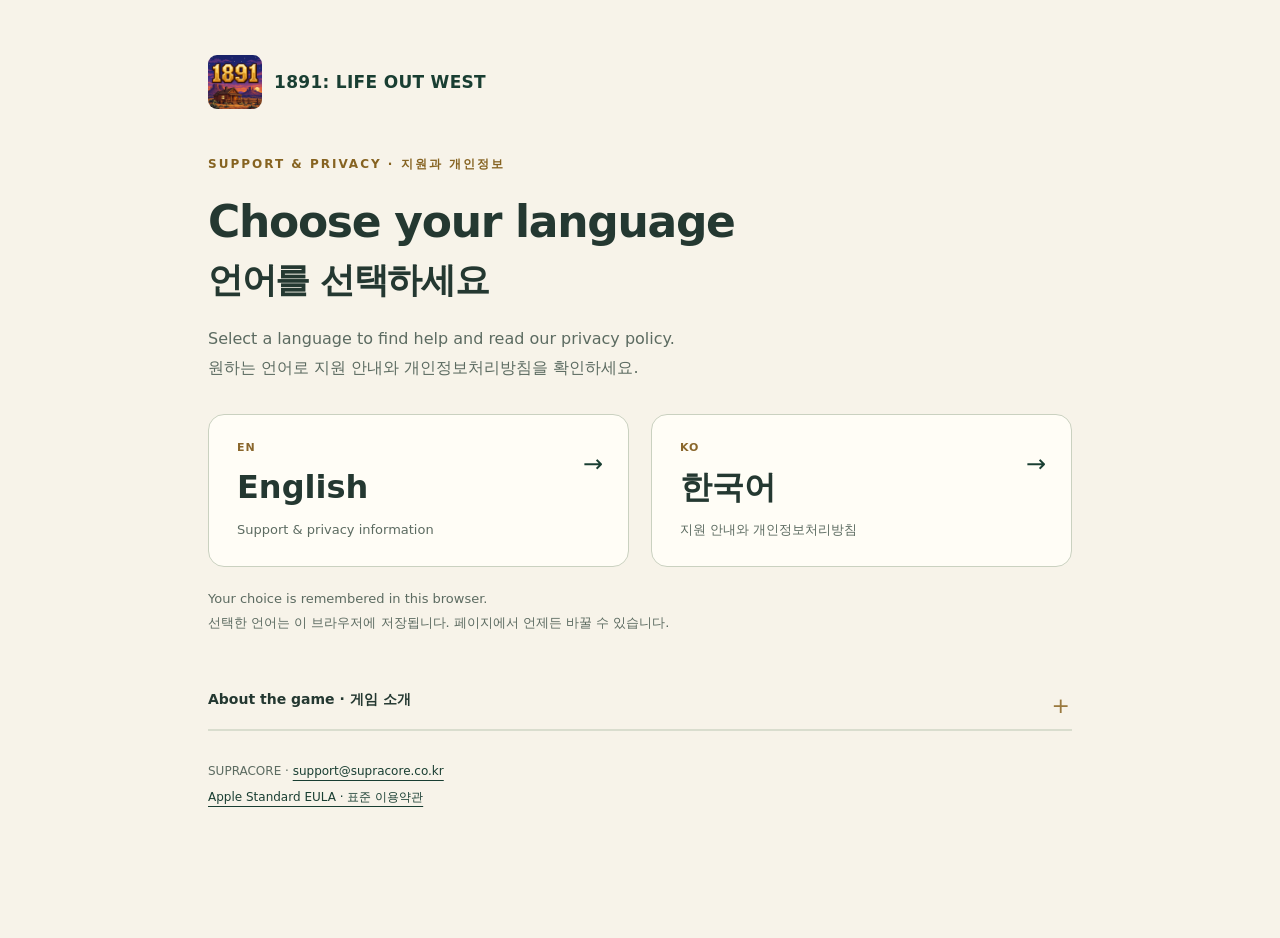
<file: docs/index.html>
<!doctype html><html lang="en"><head>
<meta charset="utf-8"><meta name="viewport" content="width=device-width,initial-scale=1">
<title>1891: Life Out West · English / 한국어</title>
<meta name="description" content="Choose English or 한국어 for 1891: Life Out West support and privacy information.">

<link rel="icon" href="assets/icon.png"><link rel="stylesheet" href="assets/site.css?v=4a03cb624107"><script src="assets/site.js?v=4a03cb624107" defer></script>
</head><body><main id="main" class="home language-home" data-language-home>
<a class="brand language-brand" href="?choose-language=1"><img src="assets/icon.png" alt="" width="54" height="54">1891: LIFE OUT WEST</a>
<span class="eyebrow home-eyebrow">SUPPORT &amp; PRIVACY · 지원과 개인정보</span>
<h1>Choose your language<br><span lang="ko">언어를 선택하세요</span></h1>
<p>Select a language to find help and read our privacy policy.<br><span lang="ko">원하는 언어로 지원 안내와 개인정보처리방침을 확인하세요.</span></p>
<div class="language-choices" aria-label="Language / 언어">
<a class="language-choice" data-language="en" href="en/support/" lang="en" hreflang="en"><span class="choice-code">EN</span><strong>English</strong><span>Support &amp; privacy information</span><span class="choice-arrow" aria-hidden="true">→</span></a>
<a class="language-choice" data-language="ko" href="ko/support/" lang="ko" hreflang="ko"><span class="choice-code">KO</span><strong>한국어</strong><span>지원 안내와 개인정보처리방침</span><span class="choice-arrow" aria-hidden="true">→</span></a>
</div>
<p class="small">Your choice is remembered in this browser.<br><span lang="ko">선택한 언어는 이 브라우저에 저장됩니다. 페이지에서 언제든 바꿀 수 있습니다.</span></p>
<noscript><p class="small">The links work without JavaScript; your language choice will not be saved.<br><span lang="ko">JavaScript 없이도 링크를 이용할 수 있으며, 언어 선택은 저장되지 않습니다.</span></p></noscript>
<details class="about-game"><summary>About the game · 게임 소개</summary><p>1891: 서부에서 살아가기 — 사금 채취, 광산 탐험과 말을 타는 여행. 집과 목장을 마련하며 일곱 지도 조각을 따라 엘도라도로 향하는 1인용 서부 탐험 게임입니다.</p><p>1891: Life Out West — Pan for gold, explore mines and ride the frontier. Build a home and ranch as you follow seven map fragments toward El Dorado.</p><p>iPhone · iPad · Mac<br>게임 내 첫 3일 무료 · 이후 일회성 정식판 구매<br>First 3 in-game days free · One-time Full Version purchase thereafter</p></details>
<footer class="language-footer">SUPRACORE · <a href="mailto:support@supracore.co.kr">support@supracore.co.kr</a><br><a href="https://www.apple.com/legal/internet-services/itunes/dev/stdeula/">Apple Standard EULA · 표준 이용약관</a></footer>
</main></body></html>
</file>
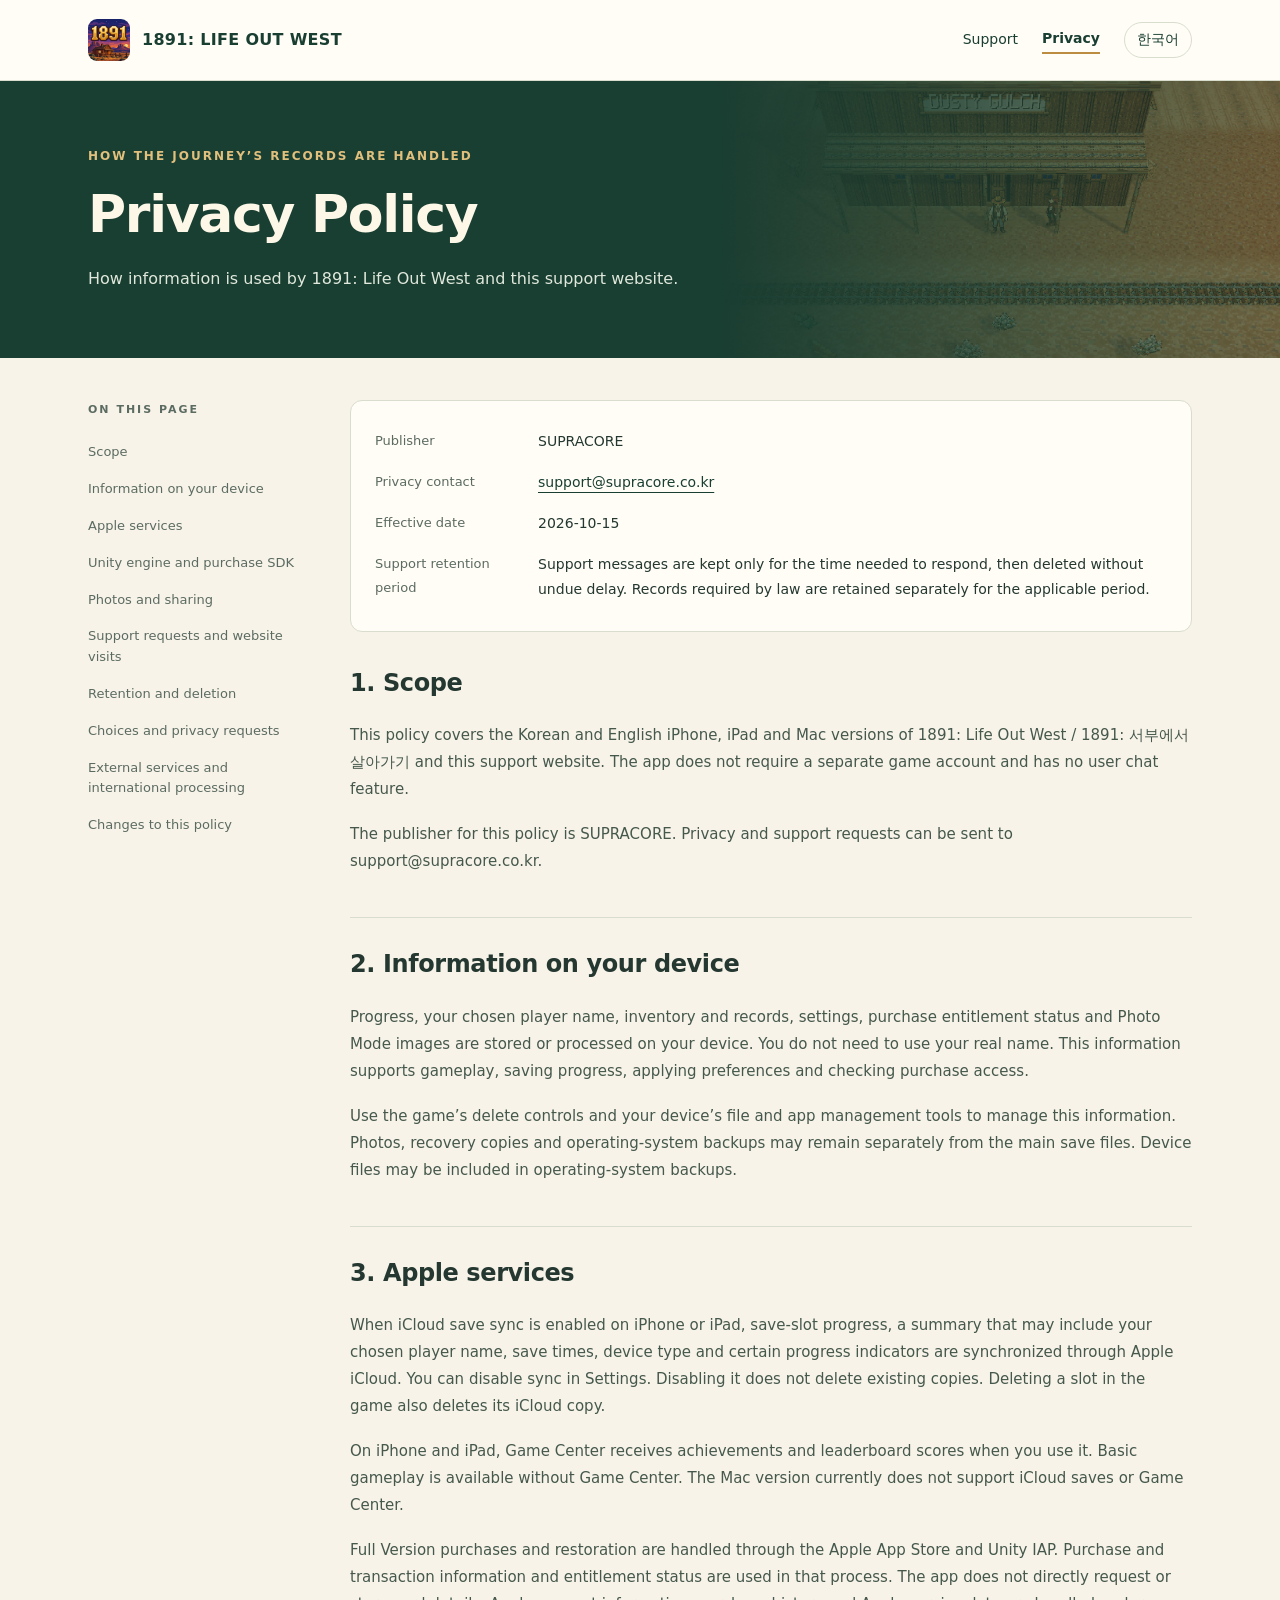
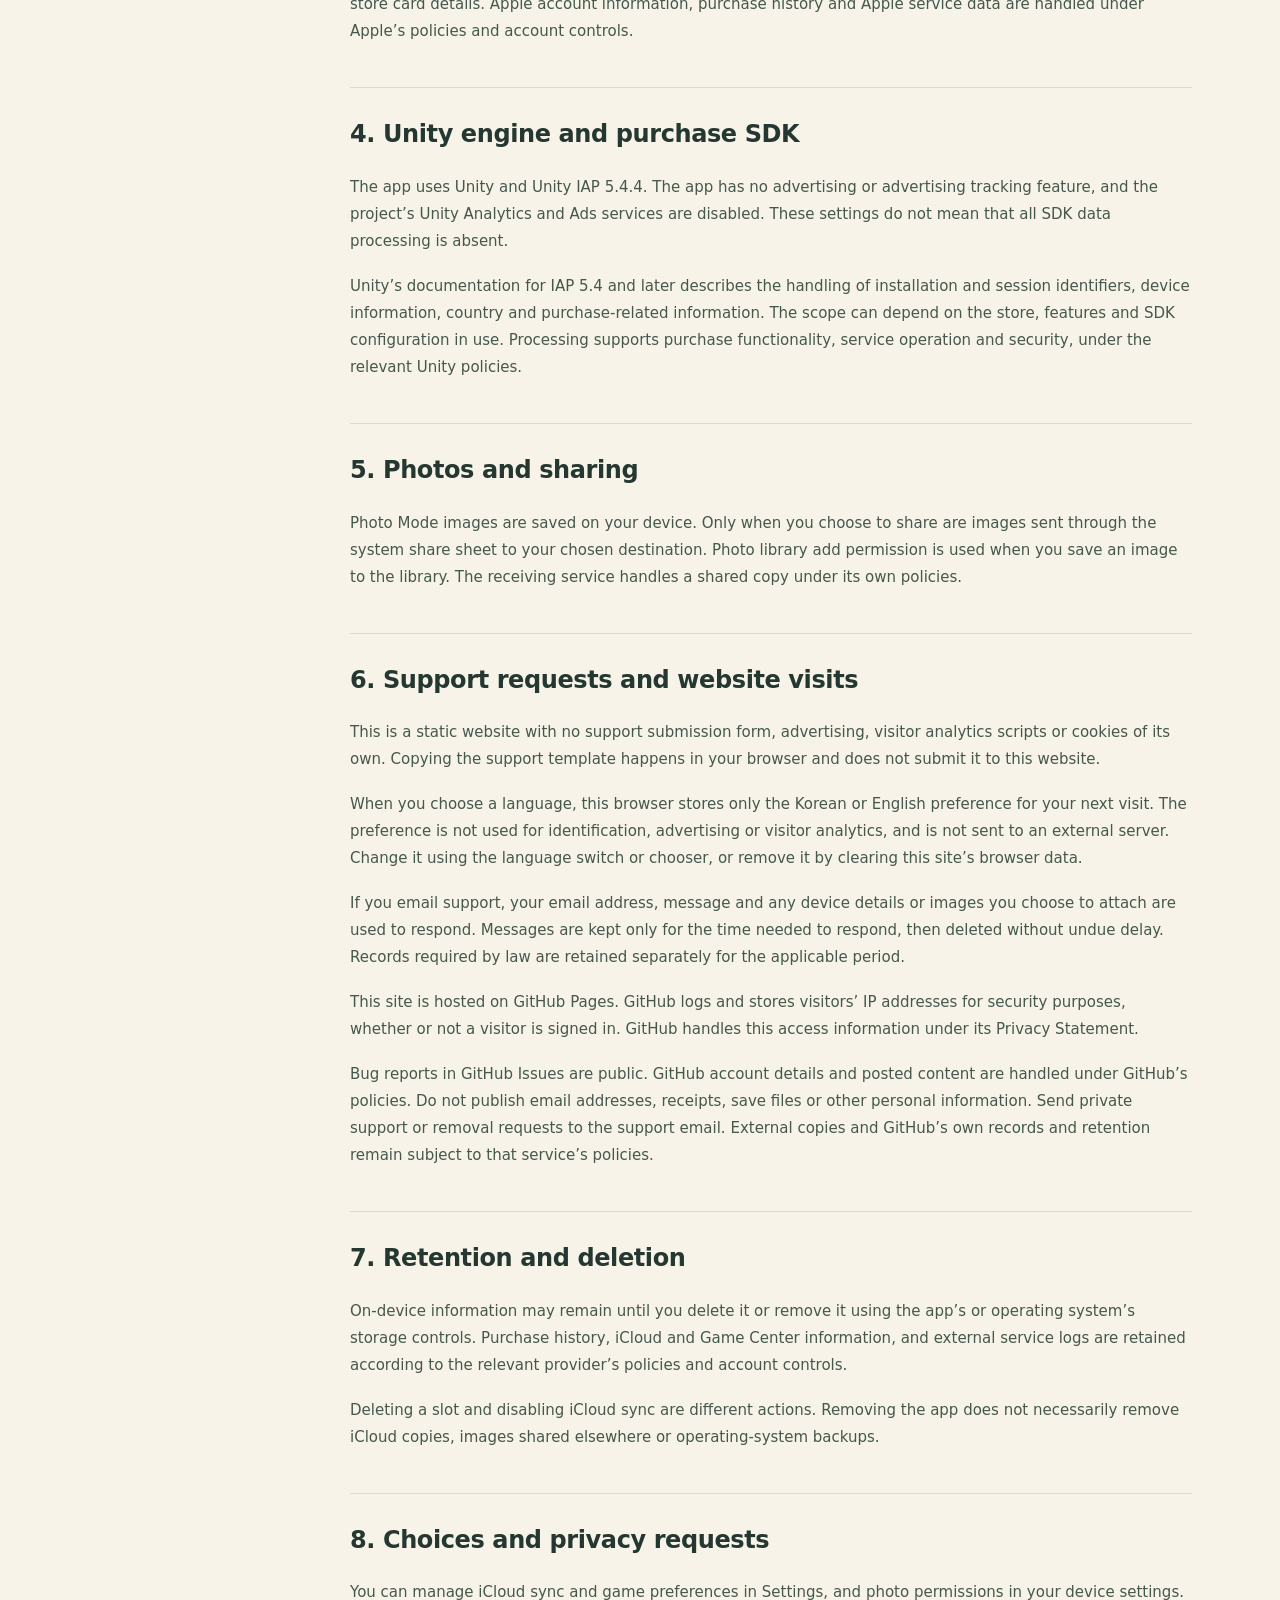
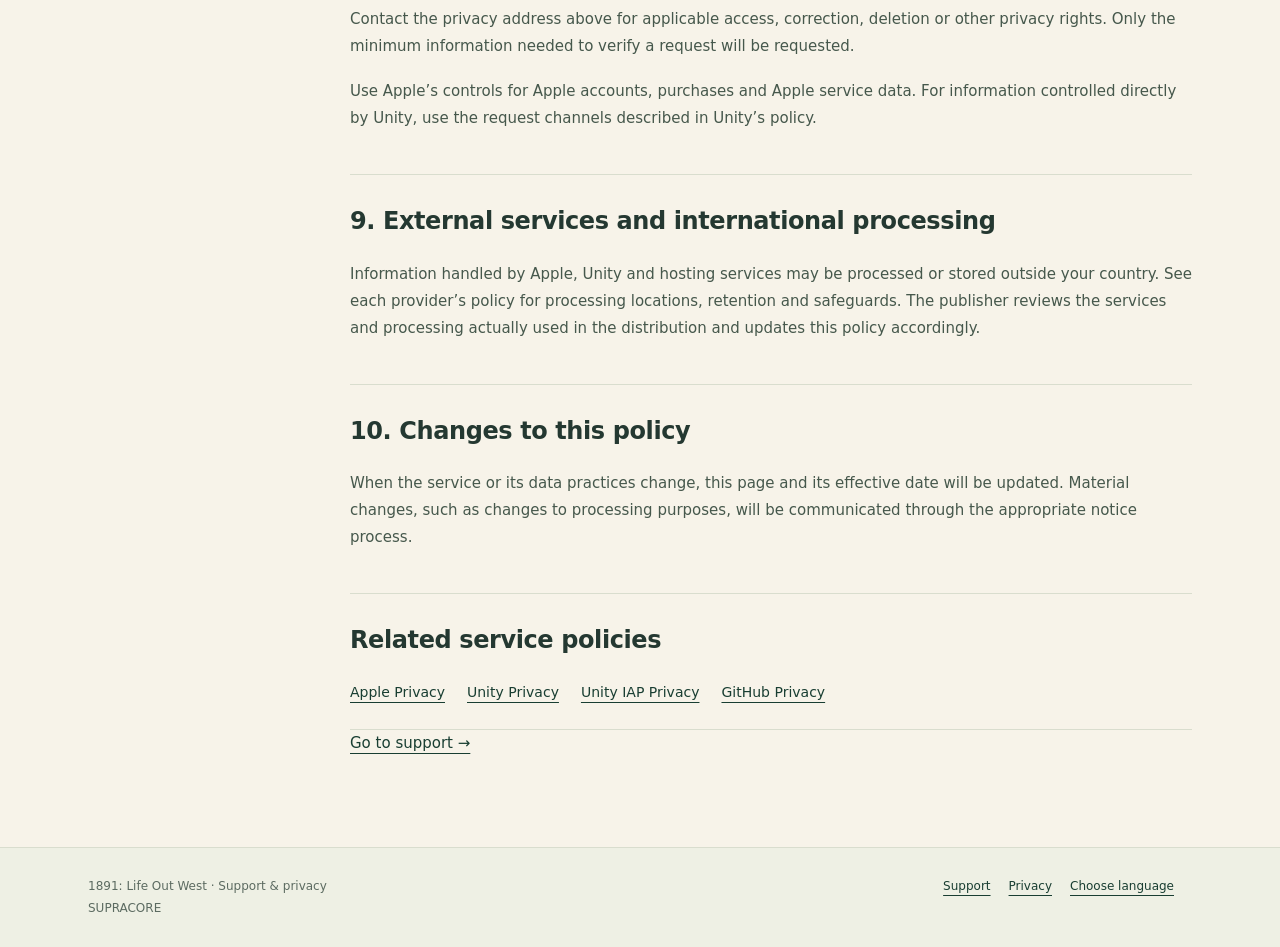
<file: docs/en/privacy/index.html>
<!doctype html><html lang="en"><head><meta charset="utf-8"><meta name="viewport" content="width=device-width,initial-scale=1"><title>Privacy Policy · 1891: Life Out West</title><meta name="description" content="How information is used by 1891: Life Out West and this support website."><link rel="canonical" href="https://lucky301.github.io/1891LifeOutWest-Support/en/privacy/"><link rel="alternate" hreflang="ko" href="https://lucky301.github.io/1891LifeOutWest-Support/ko/privacy/"><link rel="alternate" hreflang="en" href="https://lucky301.github.io/1891LifeOutWest-Support/en/privacy/"><link rel="icon" href="../../assets/icon.png"><link rel="stylesheet" href="../../assets/site.css?v=4a03cb624107"><script src="../../assets/site.js?v=4a03cb624107" defer></script></head><body><a class="skip" href="#main">Skip to content</a><header><div class="topbar"><a class="brand" href="../../index.html"><img src="../../assets/icon.png" alt="" width="42" height="42">1891: LIFE OUT WEST</a><nav class="nav" aria-label="Main navigation"><a href="../../en/support/" >Support</a><a href="../../en/privacy/" aria-current=page>Privacy</a><a class="language" data-language="ko" href="../../ko/privacy/" lang="ko" hreflang="ko">한국어</a></nav></div></header><div class="hero"><div class="hero-inner"><span class="eyebrow">How the journey’s records are handled</span><h1>Privacy Policy</h1><p>How information is used by 1891: Life Out West and this support website.</p></div></div><div class="wrap"><aside class="toc" aria-label="On this page"><strong>ON THIS PAGE</strong><a href="#scope">Scope</a><a href="#local">Information on your device</a><a href="#apple">Apple services</a><a href="#unity">Unity engine and purchase SDK</a><a href="#photos">Photos and sharing</a><a href="#support">Support requests and website visits</a><a href="#retention">Retention and deletion</a><a href="#rights">Choices and privacy requests</a><a href="#international">External services and international processing</a><a href="#changes">Changes to this policy</a></aside><main class="policy" id="main"><dl class="facts"><div><dt>Publisher</dt><dd>SUPRACORE</dd></div><div><dt>Privacy contact</dt><dd><a href="mailto:support@supracore.co.kr">support@supracore.co.kr</a></dd></div><div><dt>Effective date</dt><dd>2026-10-15</dd></div><div><dt>Support retention period</dt><dd>Support messages are kept only for the time needed to respond, then deleted without undue delay. Records required by law are retained separately for the applicable period.</dd></div></dl><section id="scope"><h2>1. Scope</h2><p>This policy covers the Korean and English iPhone, iPad and Mac versions of 1891: Life Out West / 1891: 서부에서 살아가기 and this support website. The app does not require a separate game account and has no user chat feature.</p><p>The publisher for this policy is SUPRACORE. Privacy and support requests can be sent to support@supracore.co.kr.</p></section><section id="local"><h2>2. Information on your device</h2><p>Progress, your chosen player name, inventory and records, settings, purchase entitlement status and Photo Mode images are stored or processed on your device. You do not need to use your real name. This information supports gameplay, saving progress, applying preferences and checking purchase access.</p><p>Use the game’s delete controls and your device’s file and app management tools to manage this information. Photos, recovery copies and operating-system backups may remain separately from the main save files. Device files may be included in operating-system backups.</p></section><section id="apple"><h2>3. Apple services</h2><p>When iCloud save sync is enabled on iPhone or iPad, save-slot progress, a summary that may include your chosen player name, save times, device type and certain progress indicators are synchronized through Apple iCloud. You can disable sync in Settings. Disabling it does not delete existing copies. Deleting a slot in the game also deletes its iCloud copy.</p><p>On iPhone and iPad, Game Center receives achievements and leaderboard scores when you use it. Basic gameplay is available without Game Center. The Mac version currently does not support iCloud saves or Game Center.</p><p>Full Version purchases and restoration are handled through the Apple App Store and Unity IAP. Purchase and transaction information and entitlement status are used in that process. The app does not directly request or store card details. Apple account information, purchase history and Apple service data are handled under Apple’s policies and account controls.</p></section><section id="unity"><h2>4. Unity engine and purchase SDK</h2><p>The app uses Unity and Unity IAP 5.4.4. The app has no advertising or advertising tracking feature, and the project’s Unity Analytics and Ads services are disabled. These settings do not mean that all SDK data processing is absent.</p><p>Unity’s documentation for IAP 5.4 and later describes the handling of installation and session identifiers, device information, country and purchase-related information. The scope can depend on the store, features and SDK configuration in use. Processing supports purchase functionality, service operation and security, under the relevant Unity policies.</p></section><section id="photos"><h2>5. Photos and sharing</h2><p>Photo Mode images are saved on your device. Only when you choose to share are images sent through the system share sheet to your chosen destination. Photo library add permission is used when you save an image to the library. The receiving service handles a shared copy under its own policies.</p></section><section id="support"><h2>6. Support requests and website visits</h2><p>This is a static website with no support submission form, advertising, visitor analytics scripts or cookies of its own. Copying the support template happens in your browser and does not submit it to this website.</p><p>When you choose a language, this browser stores only the Korean or English preference for your next visit. The preference is not used for identification, advertising or visitor analytics, and is not sent to an external server. Change it using the language switch or chooser, or remove it by clearing this site’s browser data.</p><p>If you email support, your email address, message and any device details or images you choose to attach are used to respond. Messages are kept only for the time needed to respond, then deleted without undue delay. Records required by law are retained separately for the applicable period.</p><p>This site is hosted on GitHub Pages. GitHub logs and stores visitors’ IP addresses for security purposes, whether or not a visitor is signed in. GitHub handles this access information under its Privacy Statement.</p><p>Bug reports in GitHub Issues are public. GitHub account details and posted content are handled under GitHub’s policies. Do not publish email addresses, receipts, save files or other personal information. Send private support or removal requests to the support email. External copies and GitHub’s own records and retention remain subject to that service’s policies.</p></section><section id="retention"><h2>7. Retention and deletion</h2><p>On-device information may remain until you delete it or remove it using the app’s or operating system’s storage controls. Purchase history, iCloud and Game Center information, and external service logs are retained according to the relevant provider’s policies and account controls.</p><p>Deleting a slot and disabling iCloud sync are different actions. Removing the app does not necessarily remove iCloud copies, images shared elsewhere or operating-system backups.</p></section><section id="rights"><h2>8. Choices and privacy requests</h2><p>You can manage iCloud sync and game preferences in Settings, and photo permissions in your device settings. Contact the privacy address above for applicable access, correction, deletion or other privacy rights. Only the minimum information needed to verify a request will be requested.</p><p>Use Apple’s controls for Apple accounts, purchases and Apple service data. For information controlled directly by Unity, use the request channels described in Unity’s policy.</p></section><section id="international"><h2>9. External services and international processing</h2><p>Information handled by Apple, Unity and hosting services may be processed or stored outside your country. See each provider’s policy for processing locations, retention and safeguards. The publisher reviews the services and processing actually used in the distribution and updates this policy accordingly.</p></section><section id="changes"><h2>10. Changes to this policy</h2><p>When the service or its data practices change, this page and its effective date will be updated. Material changes, such as changes to processing purposes, will be communicated through the appropriate notice process.</p></section><section id="references"><h2>Related service policies</h2><div class="refs"><a href="https://www.apple.com/legal/privacy/" rel="noreferrer">Apple Privacy</a><a href="https://unity.com/legal/game-player-and-app-user-privacy-policy" rel="noreferrer">Unity Privacy</a><a href="https://docs.unity.com/en-us/iap/privacy-and-consent/overview" rel="noreferrer">Unity IAP Privacy</a><a href="https://docs.github.com/en/site-policy/privacy-policies/github-general-privacy-statement" rel="noreferrer">GitHub Privacy</a></div></section><p><a href="../../en/support/">Go to support →</a></p></main></div><footer><div class="foot"><span>1891: Life Out West · Support & privacy<br>SUPRACORE</span><span><a href="../../en/support/">Support</a><a href="../../en/privacy/">Privacy</a><a href="../../index.html?choose-language=1">Choose language</a></span></div></footer></body></html>
</file>
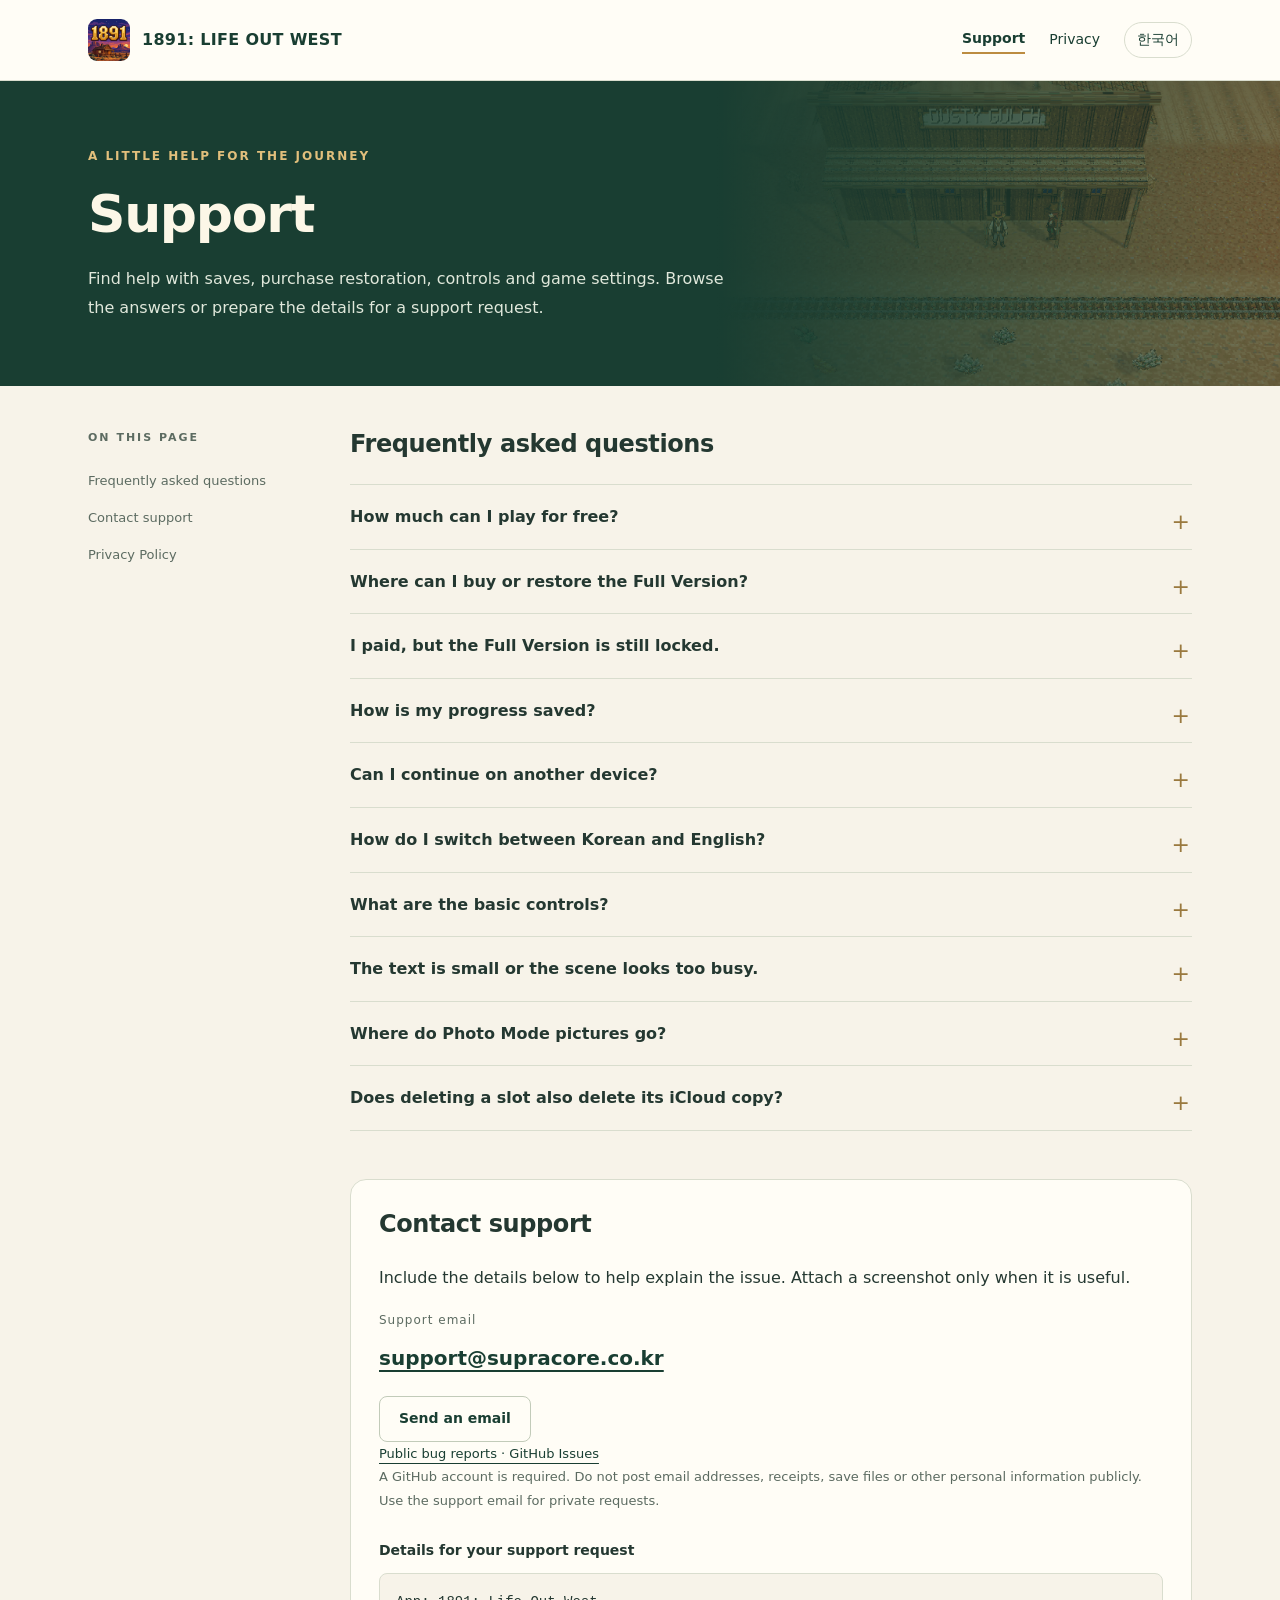
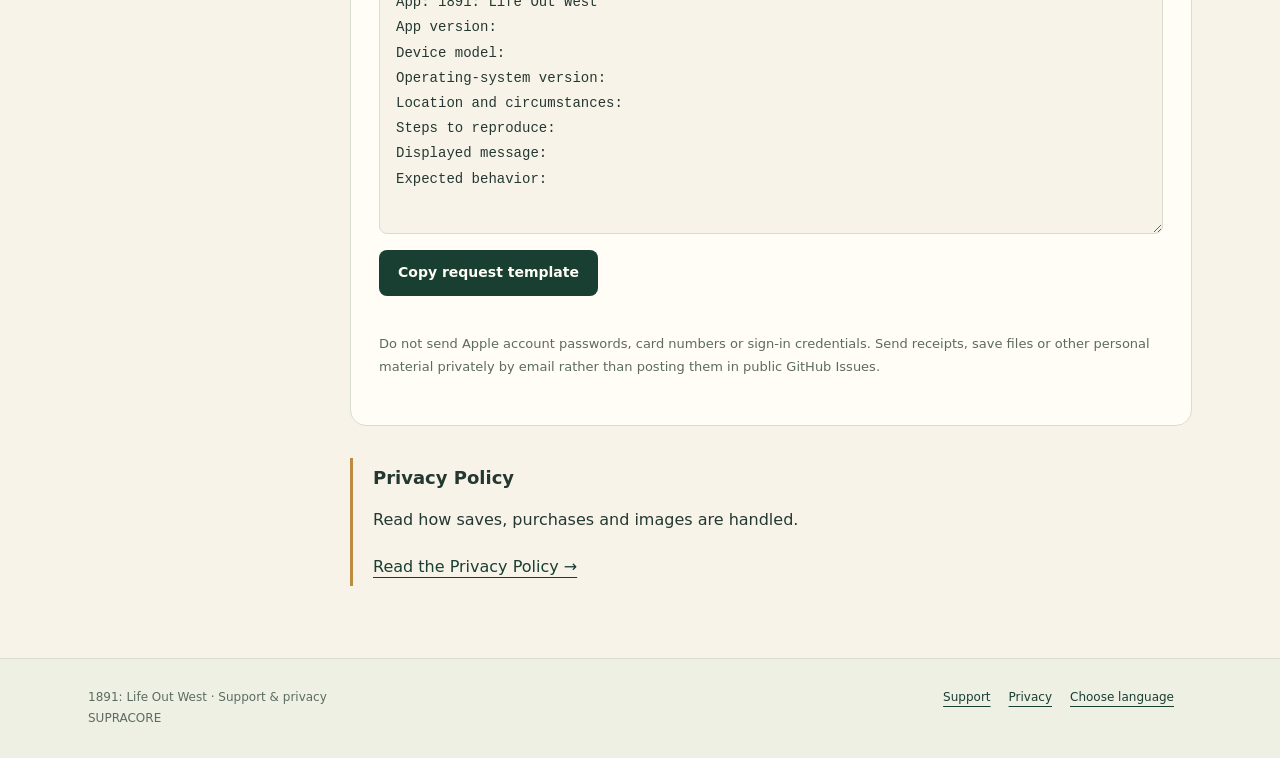
<file: docs/en/support/index.html>
<!doctype html><html lang="en"><head><meta charset="utf-8"><meta name="viewport" content="width=device-width,initial-scale=1"><title>Support · 1891: Life Out West</title><meta name="description" content="Find help with saves, purchase restoration, controls and game settings. Browse the answers or prepare the details for a support request."><link rel="canonical" href="https://lucky301.github.io/1891LifeOutWest-Support/en/support/"><link rel="alternate" hreflang="ko" href="https://lucky301.github.io/1891LifeOutWest-Support/ko/support/"><link rel="alternate" hreflang="en" href="https://lucky301.github.io/1891LifeOutWest-Support/en/support/"><link rel="icon" href="../../assets/icon.png"><link rel="stylesheet" href="../../assets/site.css?v=4a03cb624107"><script src="../../assets/site.js?v=4a03cb624107" defer></script></head><body><a class="skip" href="#main">Skip to content</a><header><div class="topbar"><a class="brand" href="../../index.html"><img src="../../assets/icon.png" alt="" width="42" height="42">1891: LIFE OUT WEST</a><nav class="nav" aria-label="Main navigation"><a href="../../en/support/" aria-current=page>Support</a><a href="../../en/privacy/" >Privacy</a><a class="language" data-language="ko" href="../../ko/support/" lang="ko" hreflang="ko">한국어</a></nav></div></header><div class="hero"><div class="hero-inner"><span class="eyebrow">A little help for the journey</span><h1>Support</h1><p>Find help with saves, purchase restoration, controls and game settings. Browse the answers or prepare the details for a support request.</p></div></div><div class="wrap"><aside class="toc" aria-label="On this page"><strong>ON THIS PAGE</strong><a href="#questions">Frequently asked questions</a><a href="#contact">Contact support</a><a href="#privacy">Privacy Policy</a></aside><main id="main">
    <section id="questions"><h2>Frequently asked questions</h2><div class="faq"><details><summary>How much can I play for free?</summary><p>The first three in-game days of the main journey are free. Starting on in-game day four, the Full Version requires a one-time non-consumable In-App Purchase. This is not a three-day real-time trial or an auto-renewing subscription. The separate weekly challenge allows seven in-game days without a purchase.</p></details><details><summary>Where can I buy or restore the Full Version?</summary><p>Open Settings from the title screen or pause menu and scroll to the bottom for Purchase and Restore Purchases. Sign in to the App Store with the Apple account used for the purchase and check your internet connection. Restoring a purchase does not restore a save file. Prices are provided by the App Store in your local currency.</p></details><details><summary>I paid, but the Full Version is still locked.</summary><p>Check your Apple purchase history to confirm the purchase completed, then use Restore Purchases in Settings. A pending approval must be approved before access is granted. If the connection is unstable, try again later. If the issue continues, include your device, app version and the displayed message in your request.</p></details><details><summary>How is my progress saved?</summary><p>There are three save slots. You can save manually from the pause menu. During play, autosave runs about every 180 seconds when no window is open, and the game also saves when the app pauses. Weekly challenges use a separate file. Before deleting the app, check your device backup and any available iCloud copy.</p></details><details><summary>Can I continue on another device?</summary><p>On iPhone and iPad, use the same Apple account, iCloud and the in-game iCloud save setting. If another device has a newer save, the title-screen prompt lets you choose a copy. The Mac version currently uses local saves and does not sync progress with iPhone or iPad.</p></details><details><summary>How do I switch between Korean and English?</summary><p>Open Settings &gt; 언어 · Language and choose 한국어 or English. During play, the game saves and returns to the title screen. Journal entries already written may remain in the language used when they were created.</p></details><details><summary>What are the basic controls?</summary><p>On iPhone and iPad, drag the left area to move and use the hand button to interact. Use the aim/fire and reload buttons for combat. On Mac: WASD/arrows to move, E to interact, mouse to aim/fire, R to reload, I for inventory, J for journal, M for map and Esc to pause. Gamepads are also supported.</p></details><details><summary>The text is small or the scene looks too busy.</summary><p>Try the larger UI size and reduced terrain detail in Settings. You can also adjust high-quality graphics, screen shake, reduced flashing, color-vision correction and aim assist. iPhone uses landscape. iPad supports rotation and resizable windows; portrait windows may show bars above and below the game.</p></details><details><summary>Where do Photo Mode pictures go?</summary><p>Photo Mode images are saved in the app’s on-device storage. On iPhone and iPad, the system share sheet lets you save the image or choose a destination after capture. Photo library permission is used when saving an image to your library. Manage previously shared copies in the service you shared them with.</p></details><details><summary>Does deleting a slot also delete its iCloud copy?</summary><p>Deleting a slot in the game deletes its main local save files and its iCloud copy. Turning sync off alone does not delete an existing cloud copy. Photos, recovery files and operating-system backups may remain separately. Recovery of deleted progress is not guaranteed.</p></details></div></section>
    <section id="contact" class="contact"><h2>Contact support</h2><p>Include the details below to help explain the issue. Attach a screenshot only when it is useful.</p><span class="contact-label">Support email</span><div class="contact-address"><a href="mailto:support@supracore.co.kr">support@supracore.co.kr</a></div><a class="button secondary" href="mailto:support@supracore.co.kr?subject=1891%20Support">Send an email</a><p class="small"><a href="https://github.com/Lucky301/1891LifeOutWest-Support/issues">Public bug reports · GitHub Issues</a><br>A GitHub account is required. Do not post email addresses, receipts, save files or other personal information publicly. Use the support email for private requests.</p>
    <label class="template-label" for="request-template">Details for your support request</label><textarea id="request-template" rows="9" readonly>App: 1891: Life Out West
App version:
Device model:
Operating-system version:
Location and circumstances:
Steps to reproduce:
Displayed message:
Expected behavior:</textarea><button type="button" data-copy="request-template" data-success="Copied." data-fallback="Text selected. Press ⌘C or Ctrl+C to copy.">Copy request template</button><p class="status" role="status" aria-live="polite" id="copy-status"></p><p class="small">Do not send Apple account passwords, card numbers or sign-in credentials. Send receipts, save files or other personal material privately by email rather than posting them in public GitHub Issues.</p></section>
    <section class="callout" id="privacy"><h3>Privacy Policy</h3><p>Read how saves, purchases and images are handled.</p><a href="../../en/privacy/">Read the Privacy Policy →</a></section></main></div><footer><div class="foot"><span>1891: Life Out West · Support & privacy<br>SUPRACORE</span><span><a href="../../en/support/">Support</a><a href="../../en/privacy/">Privacy</a><a href="../../index.html?choose-language=1">Choose language</a></span></div></footer></body></html>
</file>
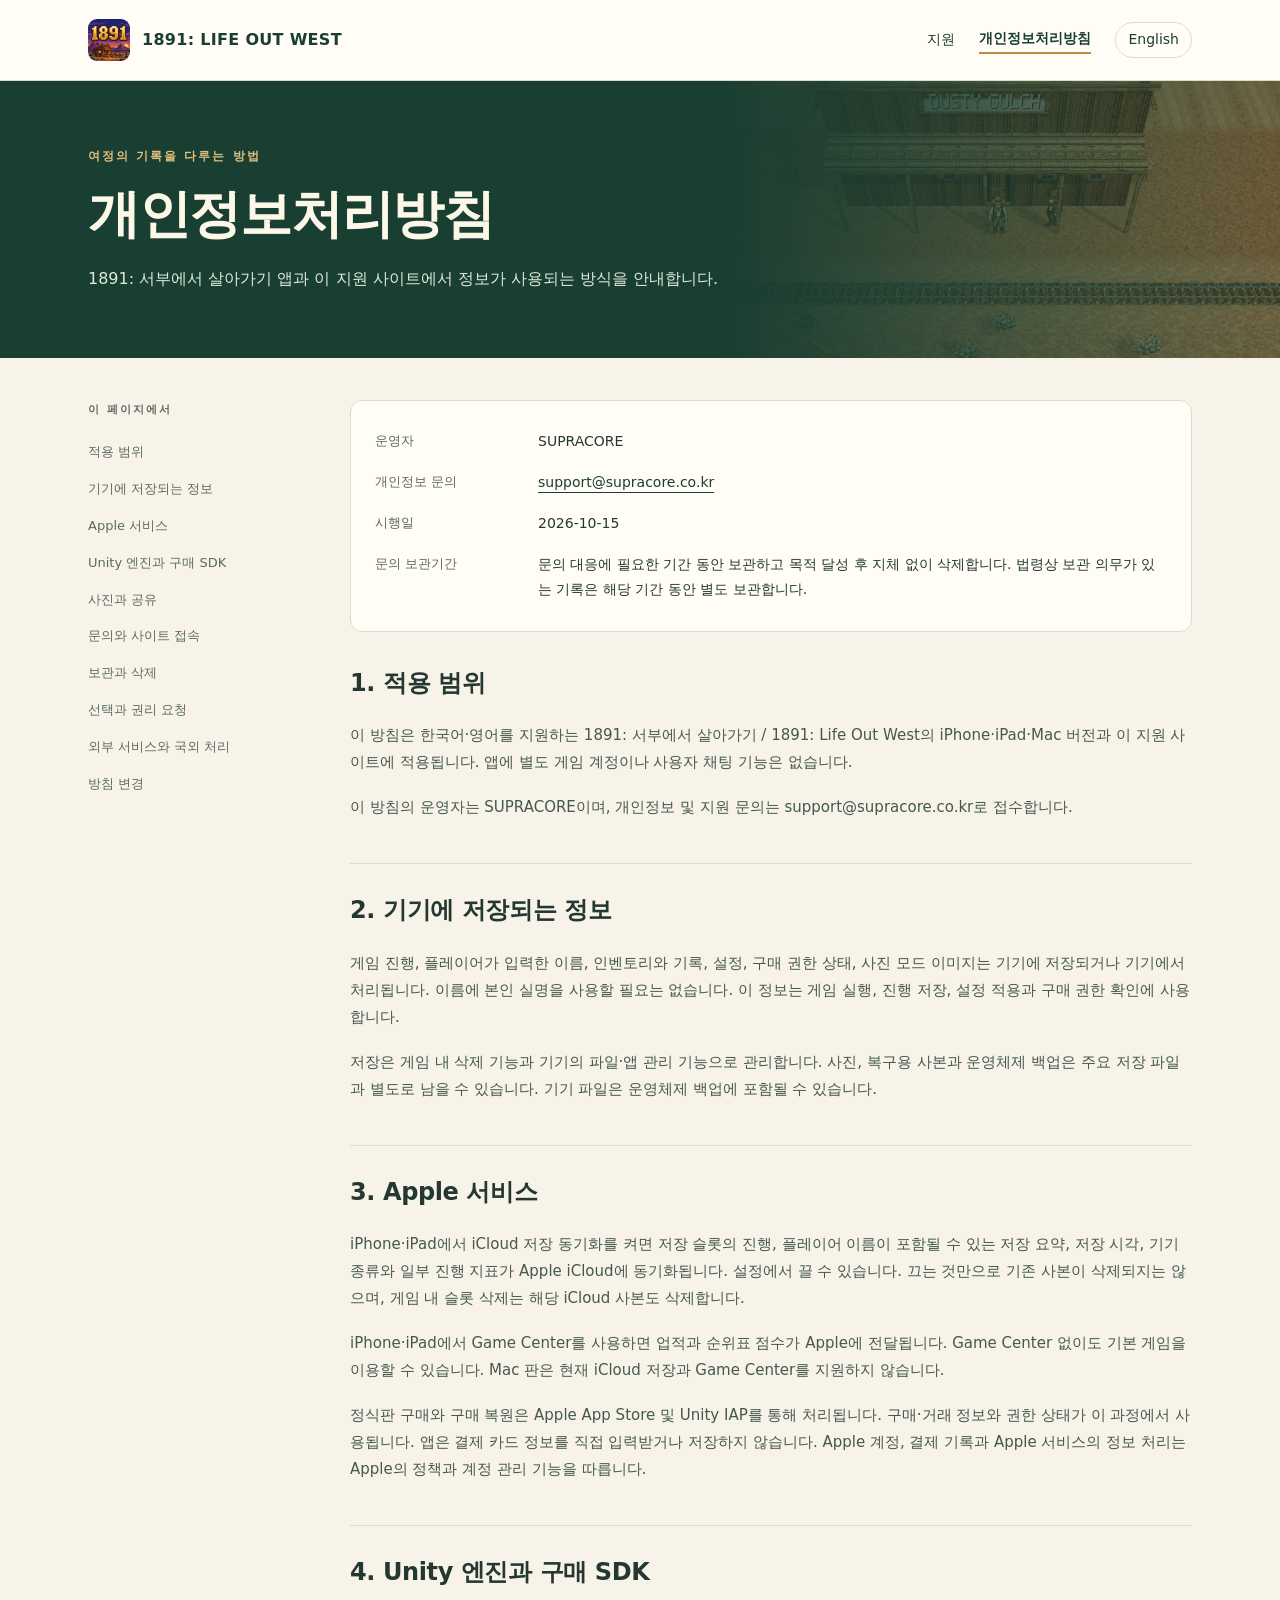
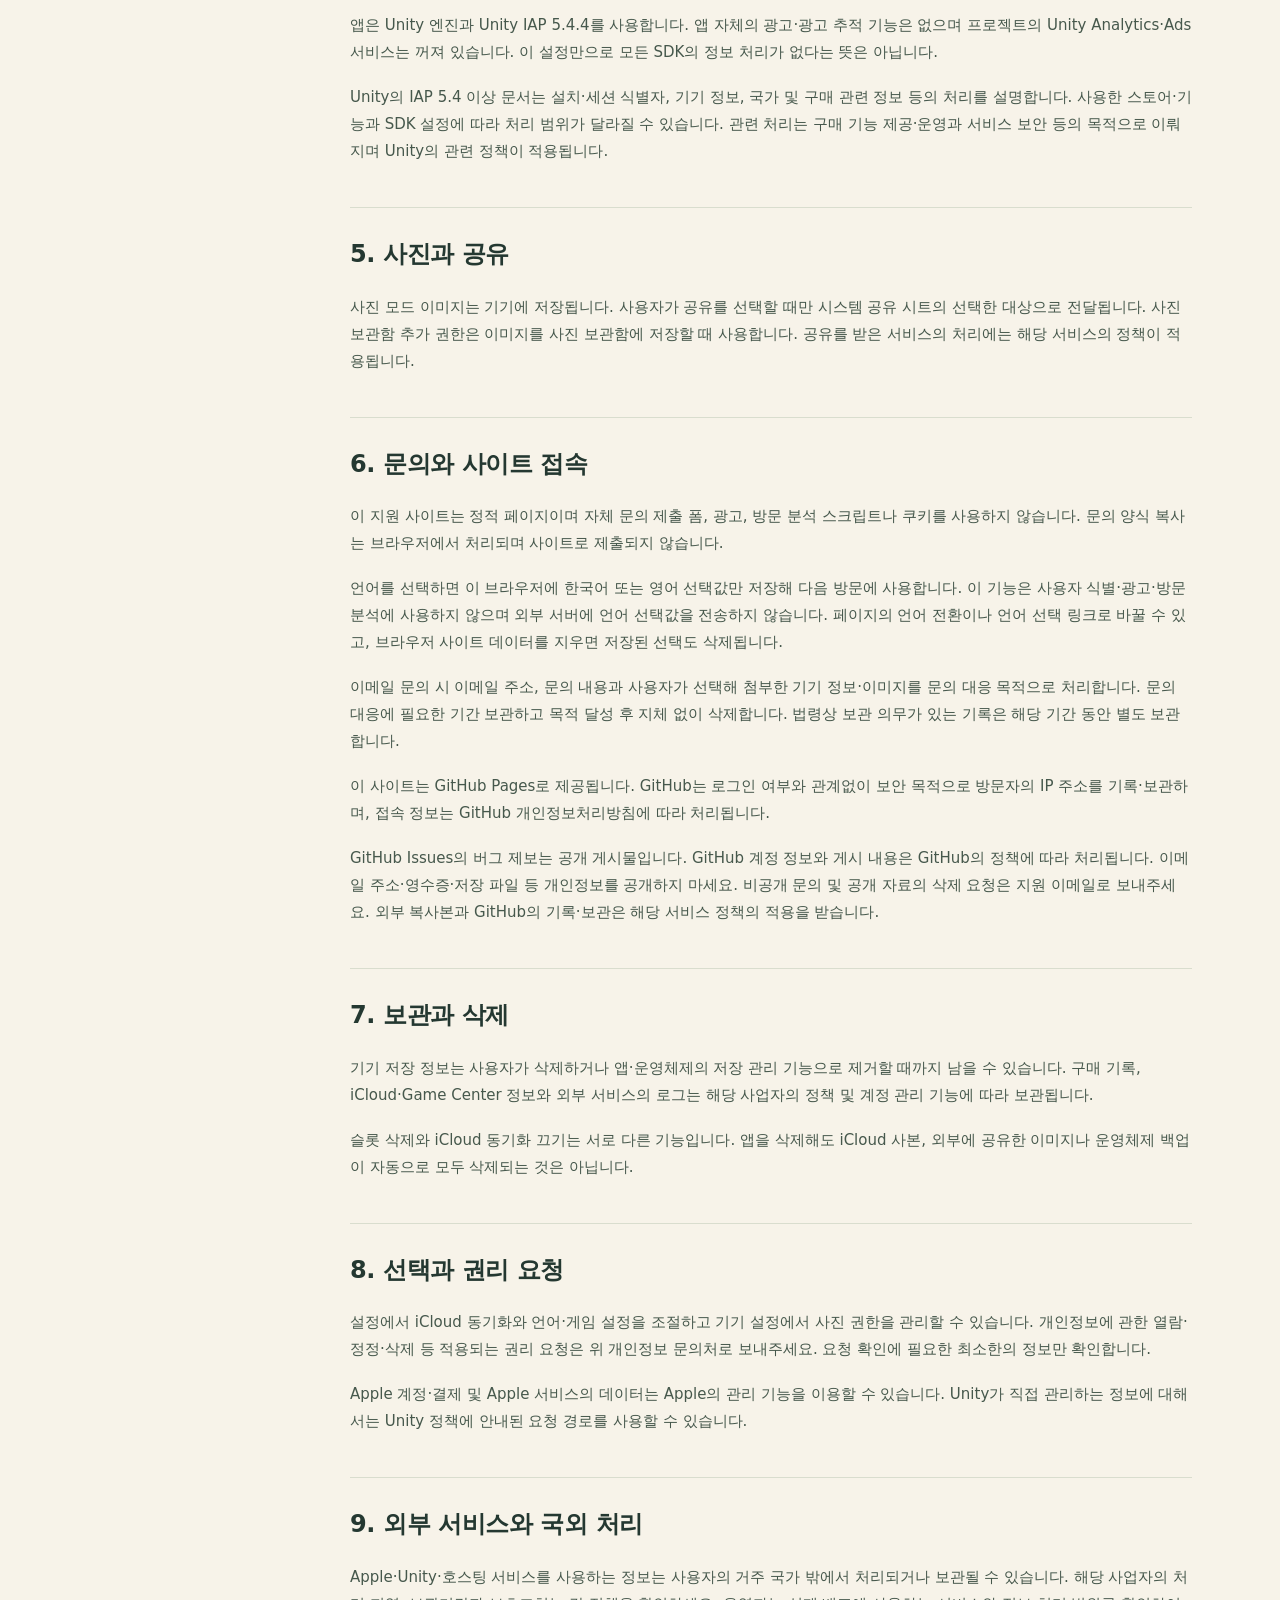
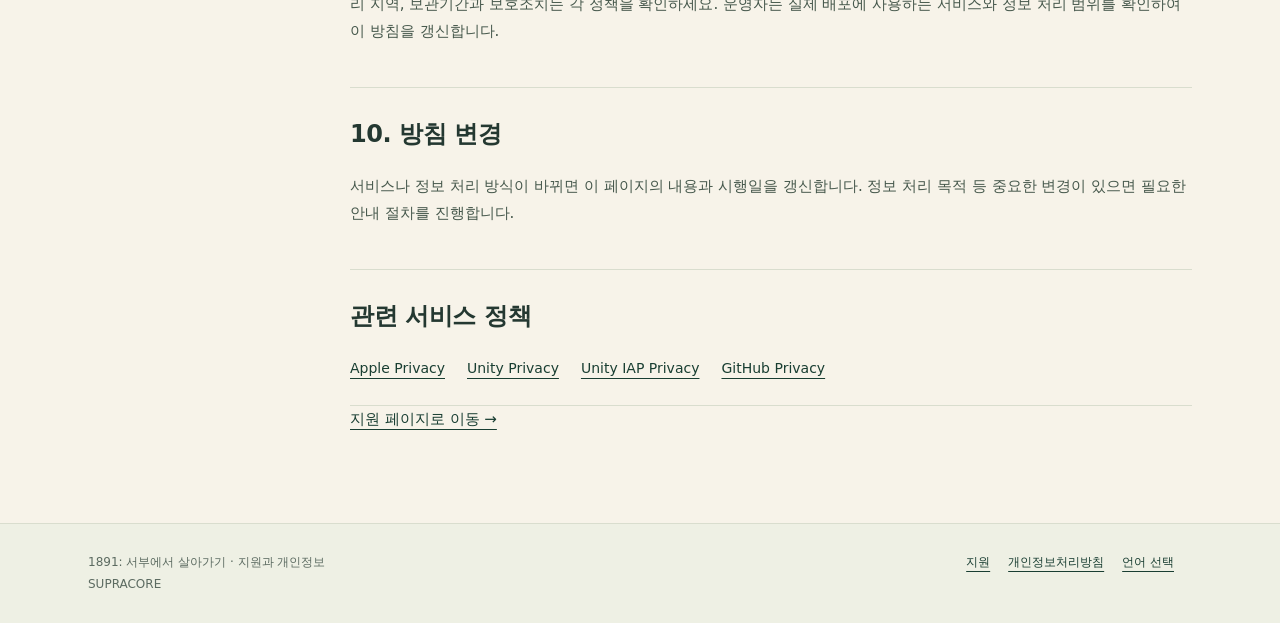
<file: docs/ko/privacy/index.html>
<!doctype html><html lang="ko"><head><meta charset="utf-8"><meta name="viewport" content="width=device-width,initial-scale=1"><title>개인정보처리방침 · 1891: Life Out West</title><meta name="description" content="1891: 서부에서 살아가기 앱과 이 지원 사이트에서 정보가 사용되는 방식을 안내합니다."><link rel="canonical" href="https://lucky301.github.io/1891LifeOutWest-Support/ko/privacy/"><link rel="alternate" hreflang="ko" href="https://lucky301.github.io/1891LifeOutWest-Support/ko/privacy/"><link rel="alternate" hreflang="en" href="https://lucky301.github.io/1891LifeOutWest-Support/en/privacy/"><link rel="icon" href="../../assets/icon.png"><link rel="stylesheet" href="../../assets/site.css?v=4a03cb624107"><script src="../../assets/site.js?v=4a03cb624107" defer></script></head><body><a class="skip" href="#main">본문으로 건너뛰기</a><header><div class="topbar"><a class="brand" href="../../index.html"><img src="../../assets/icon.png" alt="" width="42" height="42">1891: LIFE OUT WEST</a><nav class="nav" aria-label="주요 메뉴"><a href="../../ko/support/" >지원</a><a href="../../ko/privacy/" aria-current=page>개인정보처리방침</a><a class="language" data-language="en" href="../../en/privacy/" lang="en" hreflang="en">English</a></nav></div></header><div class="hero"><div class="hero-inner"><span class="eyebrow">여정의 기록을 다루는 방법</span><h1>개인정보처리방침</h1><p>1891: 서부에서 살아가기 앱과 이 지원 사이트에서 정보가 사용되는 방식을 안내합니다.</p></div></div><div class="wrap"><aside class="toc" aria-label="페이지 목차"><strong>이 페이지에서</strong><a href="#scope">적용 범위</a><a href="#local">기기에 저장되는 정보</a><a href="#apple">Apple 서비스</a><a href="#unity">Unity 엔진과 구매 SDK</a><a href="#photos">사진과 공유</a><a href="#support">문의와 사이트 접속</a><a href="#retention">보관과 삭제</a><a href="#rights">선택과 권리 요청</a><a href="#international">외부 서비스와 국외 처리</a><a href="#changes">방침 변경</a></aside><main class="policy" id="main"><dl class="facts"><div><dt>운영자</dt><dd>SUPRACORE</dd></div><div><dt>개인정보 문의</dt><dd><a href="mailto:support@supracore.co.kr">support@supracore.co.kr</a></dd></div><div><dt>시행일</dt><dd>2026-10-15</dd></div><div><dt>문의 보관기간</dt><dd>문의 대응에 필요한 기간 동안 보관하고 목적 달성 후 지체 없이 삭제합니다. 법령상 보관 의무가 있는 기록은 해당 기간 동안 별도 보관합니다.</dd></div></dl><section id="scope"><h2>1. 적용 범위</h2><p>이 방침은 한국어·영어를 지원하는 1891: 서부에서 살아가기 / 1891: Life Out West의 iPhone·iPad·Mac 버전과 이 지원 사이트에 적용됩니다. 앱에 별도 게임 계정이나 사용자 채팅 기능은 없습니다.</p><p>이 방침의 운영자는 SUPRACORE이며, 개인정보 및 지원 문의는 support@supracore.co.kr로 접수합니다.</p></section><section id="local"><h2>2. 기기에 저장되는 정보</h2><p>게임 진행, 플레이어가 입력한 이름, 인벤토리와 기록, 설정, 구매 권한 상태, 사진 모드 이미지는 기기에 저장되거나 기기에서 처리됩니다. 이름에 본인 실명을 사용할 필요는 없습니다. 이 정보는 게임 실행, 진행 저장, 설정 적용과 구매 권한 확인에 사용합니다.</p><p>저장은 게임 내 삭제 기능과 기기의 파일·앱 관리 기능으로 관리합니다. 사진, 복구용 사본과 운영체제 백업은 주요 저장 파일과 별도로 남을 수 있습니다. 기기 파일은 운영체제 백업에 포함될 수 있습니다.</p></section><section id="apple"><h2>3. Apple 서비스</h2><p>iPhone·iPad에서 iCloud 저장 동기화를 켜면 저장 슬롯의 진행, 플레이어 이름이 포함될 수 있는 저장 요약, 저장 시각, 기기 종류와 일부 진행 지표가 Apple iCloud에 동기화됩니다. 설정에서 끌 수 있습니다. 끄는 것만으로 기존 사본이 삭제되지는 않으며, 게임 내 슬롯 삭제는 해당 iCloud 사본도 삭제합니다.</p><p>iPhone·iPad에서 Game Center를 사용하면 업적과 순위표 점수가 Apple에 전달됩니다. Game Center 없이도 기본 게임을 이용할 수 있습니다. Mac 판은 현재 iCloud 저장과 Game Center를 지원하지 않습니다.</p><p>정식판 구매와 구매 복원은 Apple App Store 및 Unity IAP를 통해 처리됩니다. 구매·거래 정보와 권한 상태가 이 과정에서 사용됩니다. 앱은 결제 카드 정보를 직접 입력받거나 저장하지 않습니다. Apple 계정, 결제 기록과 Apple 서비스의 정보 처리는 Apple의 정책과 계정 관리 기능을 따릅니다.</p></section><section id="unity"><h2>4. Unity 엔진과 구매 SDK</h2><p>앱은 Unity 엔진과 Unity IAP 5.4.4를 사용합니다. 앱 자체의 광고·광고 추적 기능은 없으며 프로젝트의 Unity Analytics·Ads 서비스는 꺼져 있습니다. 이 설정만으로 모든 SDK의 정보 처리가 없다는 뜻은 아닙니다.</p><p>Unity의 IAP 5.4 이상 문서는 설치·세션 식별자, 기기 정보, 국가 및 구매 관련 정보 등의 처리를 설명합니다. 사용한 스토어·기능과 SDK 설정에 따라 처리 범위가 달라질 수 있습니다. 관련 처리는 구매 기능 제공·운영과 서비스 보안 등의 목적으로 이뤄지며 Unity의 관련 정책이 적용됩니다.</p></section><section id="photos"><h2>5. 사진과 공유</h2><p>사진 모드 이미지는 기기에 저장됩니다. 사용자가 공유를 선택할 때만 시스템 공유 시트의 선택한 대상으로 전달됩니다. 사진 보관함 추가 권한은 이미지를 사진 보관함에 저장할 때 사용합니다. 공유를 받은 서비스의 처리에는 해당 서비스의 정책이 적용됩니다.</p></section><section id="support"><h2>6. 문의와 사이트 접속</h2><p>이 지원 사이트는 정적 페이지이며 자체 문의 제출 폼, 광고, 방문 분석 스크립트나 쿠키를 사용하지 않습니다. 문의 양식 복사는 브라우저에서 처리되며 사이트로 제출되지 않습니다.</p><p>언어를 선택하면 이 브라우저에 한국어 또는 영어 선택값만 저장해 다음 방문에 사용합니다. 이 기능은 사용자 식별·광고·방문 분석에 사용하지 않으며 외부 서버에 언어 선택값을 전송하지 않습니다. 페이지의 언어 전환이나 언어 선택 링크로 바꿀 수 있고, 브라우저 사이트 데이터를 지우면 저장된 선택도 삭제됩니다.</p><p>이메일 문의 시 이메일 주소, 문의 내용과 사용자가 선택해 첨부한 기기 정보·이미지를 문의 대응 목적으로 처리합니다. 문의 대응에 필요한 기간 보관하고 목적 달성 후 지체 없이 삭제합니다. 법령상 보관 의무가 있는 기록은 해당 기간 동안 별도 보관합니다.</p><p>이 사이트는 GitHub Pages로 제공됩니다. GitHub는 로그인 여부와 관계없이 보안 목적으로 방문자의 IP 주소를 기록·보관하며, 접속 정보는 GitHub 개인정보처리방침에 따라 처리됩니다.</p><p>GitHub Issues의 버그 제보는 공개 게시물입니다. GitHub 계정 정보와 게시 내용은 GitHub의 정책에 따라 처리됩니다. 이메일 주소·영수증·저장 파일 등 개인정보를 공개하지 마세요. 비공개 문의 및 공개 자료의 삭제 요청은 지원 이메일로 보내주세요. 외부 복사본과 GitHub의 기록·보관은 해당 서비스 정책의 적용을 받습니다.</p></section><section id="retention"><h2>7. 보관과 삭제</h2><p>기기 저장 정보는 사용자가 삭제하거나 앱·운영체제의 저장 관리 기능으로 제거할 때까지 남을 수 있습니다. 구매 기록, iCloud·Game Center 정보와 외부 서비스의 로그는 해당 사업자의 정책 및 계정 관리 기능에 따라 보관됩니다.</p><p>슬롯 삭제와 iCloud 동기화 끄기는 서로 다른 기능입니다. 앱을 삭제해도 iCloud 사본, 외부에 공유한 이미지나 운영체제 백업이 자동으로 모두 삭제되는 것은 아닙니다.</p></section><section id="rights"><h2>8. 선택과 권리 요청</h2><p>설정에서 iCloud 동기화와 언어·게임 설정을 조절하고 기기 설정에서 사진 권한을 관리할 수 있습니다. 개인정보에 관한 열람·정정·삭제 등 적용되는 권리 요청은 위 개인정보 문의처로 보내주세요. 요청 확인에 필요한 최소한의 정보만 확인합니다.</p><p>Apple 계정·결제 및 Apple 서비스의 데이터는 Apple의 관리 기능을 이용할 수 있습니다. Unity가 직접 관리하는 정보에 대해서는 Unity 정책에 안내된 요청 경로를 사용할 수 있습니다.</p></section><section id="international"><h2>9. 외부 서비스와 국외 처리</h2><p>Apple·Unity·호스팅 서비스를 사용하는 정보는 사용자의 거주 국가 밖에서 처리되거나 보관될 수 있습니다. 해당 사업자의 처리 지역, 보관기간과 보호조치는 각 정책을 확인하세요. 운영자는 실제 배포에 사용하는 서비스와 정보 처리 범위를 확인하여 이 방침을 갱신합니다.</p></section><section id="changes"><h2>10. 방침 변경</h2><p>서비스나 정보 처리 방식이 바뀌면 이 페이지의 내용과 시행일을 갱신합니다. 정보 처리 목적 등 중요한 변경이 있으면 필요한 안내 절차를 진행합니다.</p></section><section id="references"><h2>관련 서비스 정책</h2><div class="refs"><a href="https://www.apple.com/legal/privacy/" rel="noreferrer">Apple Privacy</a><a href="https://unity.com/legal/game-player-and-app-user-privacy-policy" rel="noreferrer">Unity Privacy</a><a href="https://docs.unity.com/en-us/iap/privacy-and-consent/overview" rel="noreferrer">Unity IAP Privacy</a><a href="https://docs.github.com/en/site-policy/privacy-policies/github-general-privacy-statement" rel="noreferrer">GitHub Privacy</a></div></section><p><a href="../../ko/support/">지원 페이지로 이동 →</a></p></main></div><footer><div class="foot"><span>1891: 서부에서 살아가기 · 지원과 개인정보<br>SUPRACORE</span><span><a href="../../ko/support/">지원</a><a href="../../ko/privacy/">개인정보처리방침</a><a href="../../index.html?choose-language=1">언어 선택</a></span></div></footer></body></html>
</file>
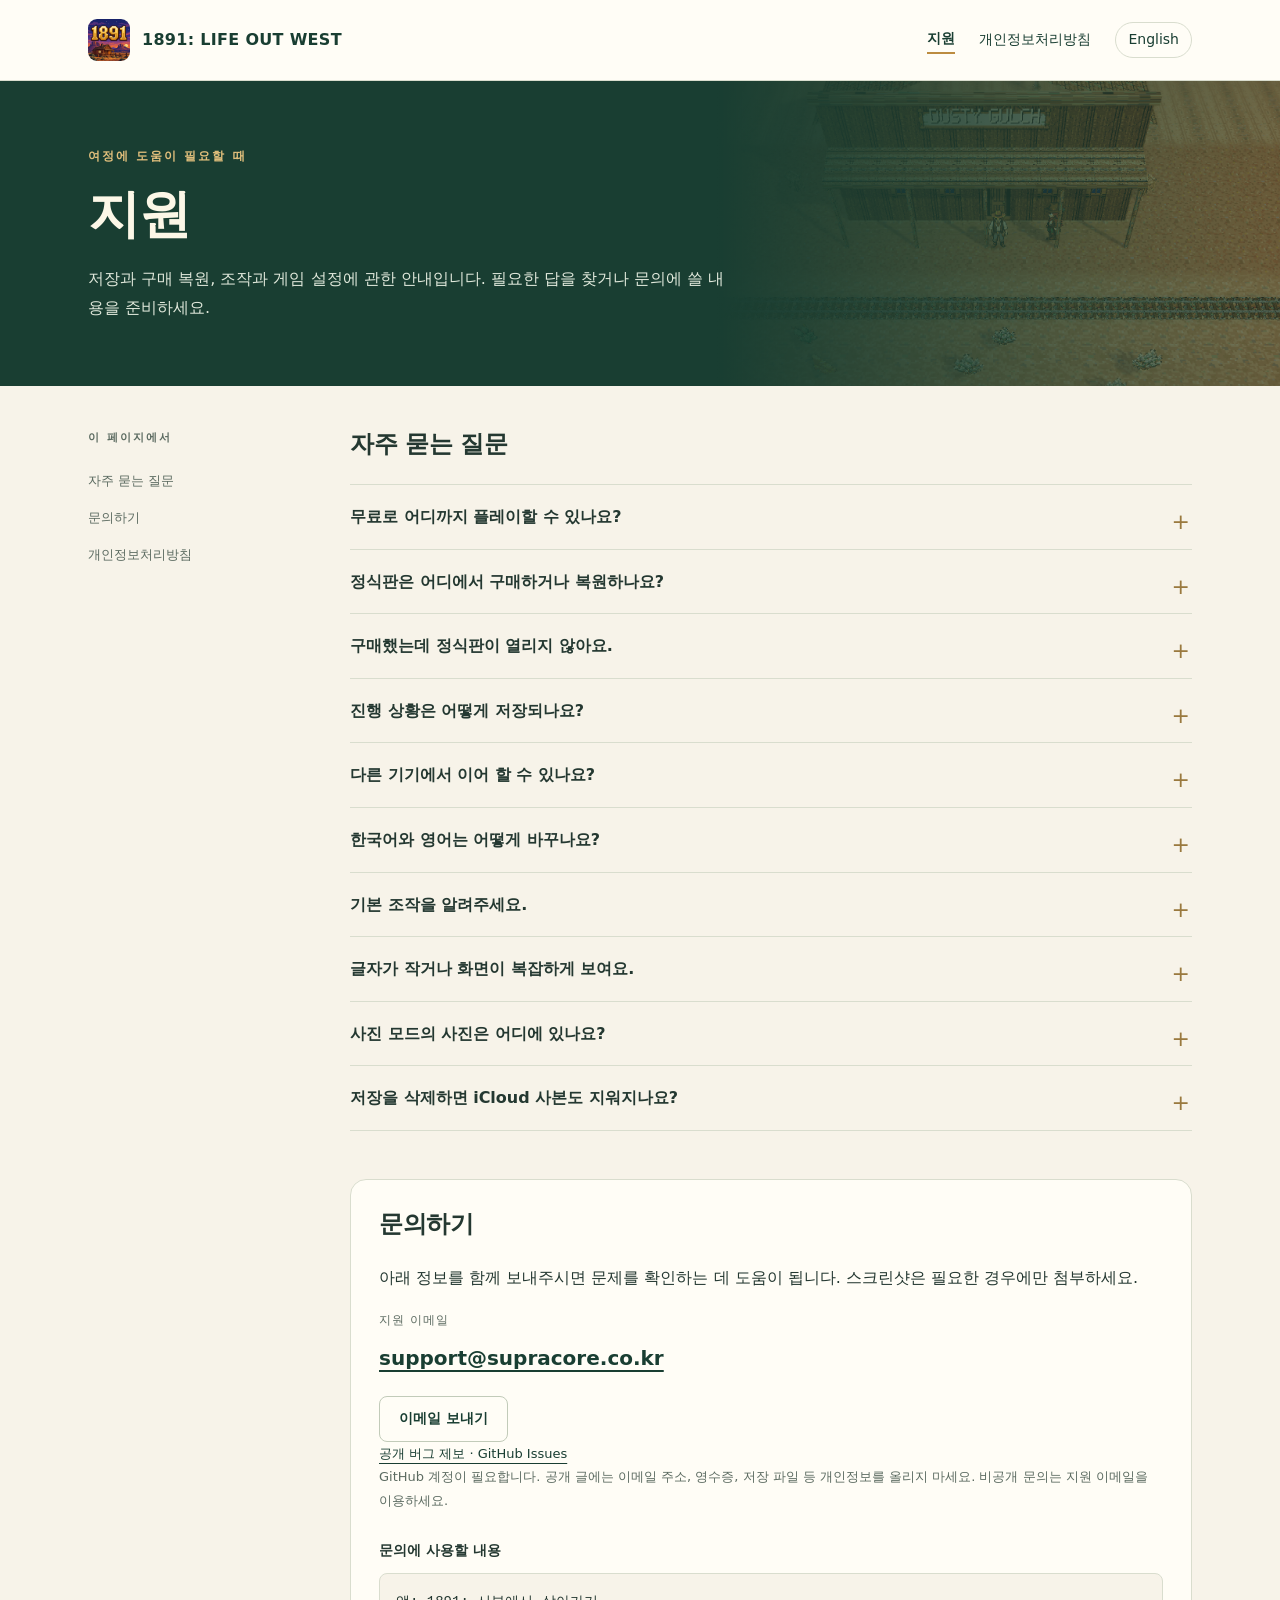
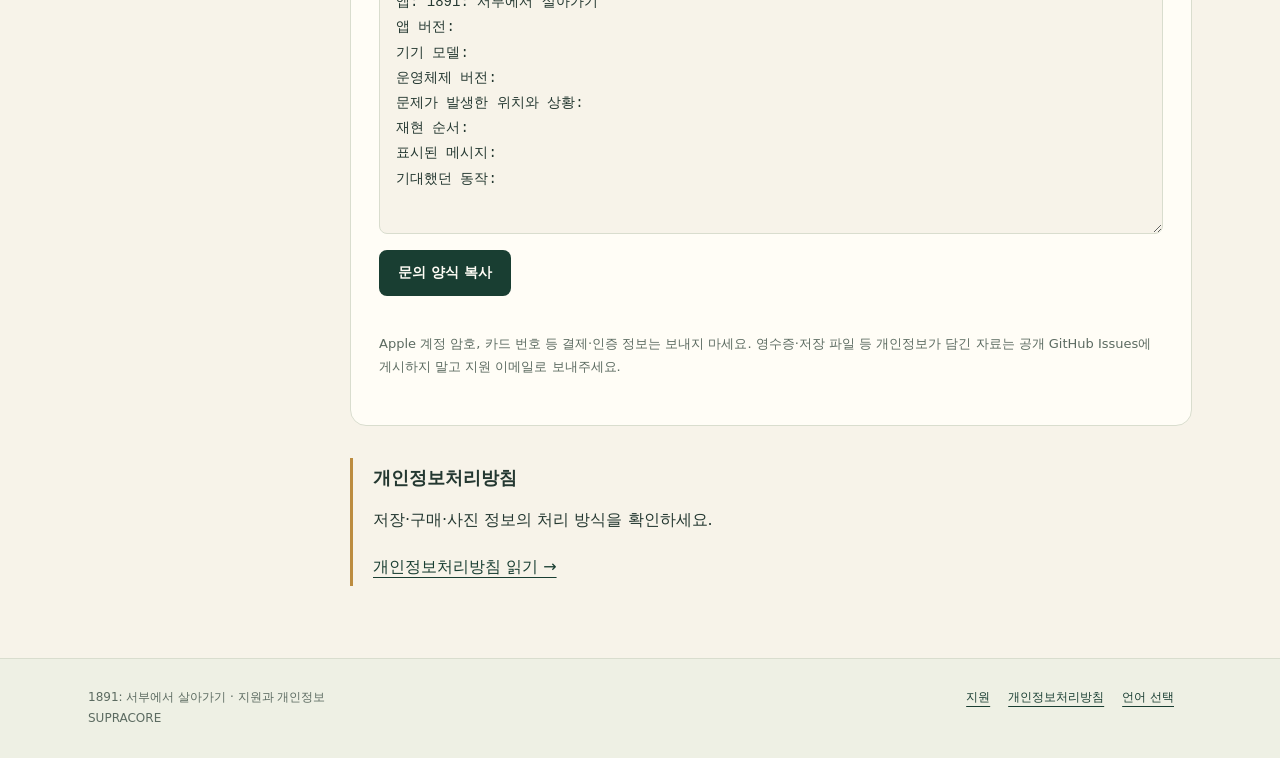
<file: docs/ko/support/index.html>
<!doctype html><html lang="ko"><head><meta charset="utf-8"><meta name="viewport" content="width=device-width,initial-scale=1"><title>지원 · 1891: Life Out West</title><meta name="description" content="저장과 구매 복원, 조작과 게임 설정에 관한 안내입니다. 필요한 답을 찾거나 문의에 쓸 내용을 준비하세요."><link rel="canonical" href="https://lucky301.github.io/1891LifeOutWest-Support/ko/support/"><link rel="alternate" hreflang="ko" href="https://lucky301.github.io/1891LifeOutWest-Support/ko/support/"><link rel="alternate" hreflang="en" href="https://lucky301.github.io/1891LifeOutWest-Support/en/support/"><link rel="icon" href="../../assets/icon.png"><link rel="stylesheet" href="../../assets/site.css?v=4a03cb624107"><script src="../../assets/site.js?v=4a03cb624107" defer></script></head><body><a class="skip" href="#main">본문으로 건너뛰기</a><header><div class="topbar"><a class="brand" href="../../index.html"><img src="../../assets/icon.png" alt="" width="42" height="42">1891: LIFE OUT WEST</a><nav class="nav" aria-label="주요 메뉴"><a href="../../ko/support/" aria-current=page>지원</a><a href="../../ko/privacy/" >개인정보처리방침</a><a class="language" data-language="en" href="../../en/support/" lang="en" hreflang="en">English</a></nav></div></header><div class="hero"><div class="hero-inner"><span class="eyebrow">여정에 도움이 필요할 때</span><h1>지원</h1><p>저장과 구매 복원, 조작과 게임 설정에 관한 안내입니다. 필요한 답을 찾거나 문의에 쓸 내용을 준비하세요.</p></div></div><div class="wrap"><aside class="toc" aria-label="페이지 목차"><strong>이 페이지에서</strong><a href="#questions">자주 묻는 질문</a><a href="#contact">문의하기</a><a href="#privacy">개인정보처리방침</a></aside><main id="main">
    <section id="questions"><h2>자주 묻는 질문</h2><div class="faq"><details><summary>무료로 어디까지 플레이할 수 있나요?</summary><p>일반 여정은 게임 내 첫 3일까지 무료입니다. 게임 내 4일째부터는 일회성 비소모성 인앱 구매인 정식판이 필요합니다. 실제 시간 기준 3일이나 자동 갱신 구독이 아닙니다. 별도의 주간 도전은 구매 없이 게임 내 7일까지 플레이할 수 있습니다.</p></details><details><summary>정식판은 어디에서 구매하거나 복원하나요?</summary><p>타이틀 화면 또는 일시 정지 메뉴에서 설정을 열고 아래로 스크롤하세요. 정식판 구매와 구매 복원 버튼이 있습니다. 구매에 사용한 Apple 계정으로 App Store에 로그인하고 인터넷 연결을 확인하세요. 복원은 저장 파일 복구와 별개의 기능입니다. 가격은 App Store에서 제공하는 현지 가격으로 표시됩니다.</p></details><details><summary>구매했는데 정식판이 열리지 않아요.</summary><p>구매를 완료했는지 Apple의 구매 내역을 확인한 뒤 설정의 구매 복원을 실행하세요. 승인 대기 중인 구매는 승인이 완료되어야 열립니다. 네트워크가 불안정하면 잠시 후 다시 시도하세요. 문제가 계속되면 기기·앱 버전과 표시된 메시지를 문의에 적어주세요.</p></details><details><summary>진행 상황은 어떻게 저장되나요?</summary><p>저장 슬롯은 세 개입니다. 일시 정지 메뉴에서 수동 저장할 수 있습니다. 플레이 중 창이 닫혀 있을 때 약 180초 간격으로 자동 저장하고, 앱이 일시 정지될 때도 저장합니다. 주간 도전은 일반 슬롯과 별도 파일을 사용합니다. 앱을 삭제하기 전에는 기기 백업과 사용할 수 있는 iCloud 사본을 먼저 확인하세요.</p></details><details><summary>다른 기기에서 이어 할 수 있나요?</summary><p>iPhone·iPad에서는 같은 Apple 계정의 iCloud와 게임 설정의 iCloud 저장 동기화를 사용합니다. 더 최근의 다른 기기 저장이 있으면 타이틀 화면의 안내에서 사용할 사본을 고를 수 있습니다. Mac 판은 현재 로컬 저장을 사용하며 iPhone·iPad와 저장이 동기화되지 않습니다.</p></details><details><summary>한국어와 영어는 어떻게 바꾸나요?</summary><p>설정의 언어 · Language에서 한국어 또는 English를 선택하세요. 플레이 중이면 저장한 뒤 타이틀로 돌아갑니다. 이미 작성된 일지는 작성 당시 언어로 남을 수 있습니다.</p></details><details><summary>기본 조작을 알려주세요.</summary><p>iPhone·iPad에서는 왼쪽 영역을 끌어 이동하고 손 버튼으로 상호작용합니다. 조준·발사와 장전 버튼을 사용할 수 있습니다. Mac에서는 WASD·방향키 이동, E 상호작용, 마우스 조준·사격, R 장전, I 가방, J 일지, M 지도, Esc 일시 정지입니다. 게임패드도 지원합니다.</p></details><details><summary>글자가 작거나 화면이 복잡하게 보여요.</summary><p>설정에서 UI 크기를 크게 바꾸고 지형 무늬 줄이기를 켜보세요. 고품질 그래픽, 화면 흔들림, 번쩍임 줄이기, 색각 보정과 조준 보조도 조절할 수 있습니다. iPhone은 가로 화면, iPad는 회전과 창 크기 조절을 지원하며 세로 창에서는 위아래 여백이 생길 수 있습니다.</p></details><details><summary>사진 모드의 사진은 어디에 있나요?</summary><p>사진 모드의 이미지는 앱의 기기 저장 공간에 저장됩니다. iPhone·iPad에서는 촬영 후 시스템 공유 시트에서 사진 저장이나 공유 대상을 선택할 수 있습니다. 사진 보관함 저장 권한은 선택한 이미지 저장에 사용합니다. 이미 공유한 사본은 공유한 서비스에서 따로 관리해야 합니다.</p></details><details><summary>저장을 삭제하면 iCloud 사본도 지워지나요?</summary><p>게임 내 슬롯 삭제는 해당 슬롯의 주요 로컬 저장 파일과 iCloud 사본을 삭제합니다. iCloud 동기화를 끄는 것만으로 기존 사본이 삭제되지는 않습니다. 사진, 복구용 파일이나 운영체제 백업은 별도로 남을 수 있습니다. 삭제한 진행을 복구할 수 있다고 보장하지 않습니다.</p></details></div></section>
    <section id="contact" class="contact"><h2>문의하기</h2><p>아래 정보를 함께 보내주시면 문제를 확인하는 데 도움이 됩니다. 스크린샷은 필요한 경우에만 첨부하세요.</p><span class="contact-label">지원 이메일</span><div class="contact-address"><a href="mailto:support@supracore.co.kr">support@supracore.co.kr</a></div><a class="button secondary" href="mailto:support@supracore.co.kr?subject=1891%20Support">이메일 보내기</a><p class="small"><a href="https://github.com/Lucky301/1891LifeOutWest-Support/issues">공개 버그 제보 · GitHub Issues</a><br>GitHub 계정이 필요합니다. 공개 글에는 이메일 주소, 영수증, 저장 파일 등 개인정보를 올리지 마세요. 비공개 문의는 지원 이메일을 이용하세요.</p>
    <label class="template-label" for="request-template">문의에 사용할 내용</label><textarea id="request-template" rows="9" readonly>앱: 1891: 서부에서 살아가기
앱 버전:
기기 모델:
운영체제 버전:
문제가 발생한 위치와 상황:
재현 순서:
표시된 메시지:
기대했던 동작:</textarea><button type="button" data-copy="request-template" data-success="복사했습니다." data-fallback="텍스트를 선택했습니다. ⌘C 또는 Ctrl+C로 복사하세요.">문의 양식 복사</button><p class="status" role="status" aria-live="polite" id="copy-status"></p><p class="small">Apple 계정 암호, 카드 번호 등 결제·인증 정보는 보내지 마세요. 영수증·저장 파일 등 개인정보가 담긴 자료는 공개 GitHub Issues에 게시하지 말고 지원 이메일로 보내주세요.</p></section>
    <section class="callout" id="privacy"><h3>개인정보처리방침</h3><p>저장·구매·사진 정보의 처리 방식을 확인하세요.</p><a href="../../ko/privacy/">개인정보처리방침 읽기 →</a></section></main></div><footer><div class="foot"><span>1891: 서부에서 살아가기 · 지원과 개인정보<br>SUPRACORE</span><span><a href="../../ko/support/">지원</a><a href="../../ko/privacy/">개인정보처리방침</a><a href="../../index.html?choose-language=1">언어 선택</a></span></div></footer></body></html>
</file>
<file: docs/assets/site.css>
:root{color-scheme:light;--ink:#243831;--muted:#5c6b61;--green:#193e32;--gold:#bc8c40;--paper:#f7f3e9;--line:#d9ddce;--white:#fffdf6}*{box-sizing:border-box}html{scroll-behavior:smooth;scroll-padding-top:100px}body{margin:0;color:var(--ink);background:var(--paper);font:16px/1.8 system-ui,-apple-system,'Apple SD Gothic Neo',sans-serif}a{color:var(--green);text-underline-offset:5px}a:hover{color:#815b20}a:focus-visible,button:focus-visible,summary:focus-visible,textarea:focus-visible{outline:3px solid #b9812d;outline-offset:4px}header{border-bottom:1px solid var(--line);background:var(--white)}.topbar{max-width:1160px;margin:auto;display:flex;align-items:center;gap:28px;padding:19px 28px}.brand{display:flex;gap:12px;align-items:center;text-decoration:none;font-weight:800;letter-spacing:.3px;font-size:16px}.brand img{width:42px;height:42px;object-fit:cover;border-radius:9px}.nav{display:flex;align-items:center;gap:24px;margin-left:auto}.nav a{font-size:14px;text-decoration:none}.nav [aria-current=page]{font-weight:750;border-bottom:2px solid var(--gold)}.language{padding:4px 12px;border:1px solid var(--line);border-radius:25px;white-space:nowrap}.banner{background:#f5e7c5;color:#654b20;border-bottom:1px solid #dfc98f;font-size:13px;padding:10px 28px;text-align:center}.hero{background:var(--green);color:#fcf7e7;position:relative;overflow:hidden}.hero:after{content:'';position:absolute;right:0;top:0;width:44%;height:100%;background:linear-gradient(90deg,var(--green),transparent),url('./frontier.png') center/cover;opacity:.5;pointer-events:none}.hero-inner{max-width:1160px;margin:auto;padding:60px 28px 64px;position:relative;z-index:1}.eyebrow{font-size:12px;letter-spacing:2px;text-transform:uppercase;color:#e1bf7c;font-weight:700}h1{font-size:clamp(32px,5vw,52px);font-weight:760;letter-spacing:-1.3px;margin:12px 0 18px;line-height:1.25}.hero p{max-width:650px;color:#e0e8db;margin:0;line-height:1.8}.wrap{max-width:1160px;margin:0 auto;padding:42px 28px 72px;display:grid;grid-template-columns:210px minmax(0,1fr);gap:52px}.toc{position:sticky;top:26px;align-self:start;font-size:13px}.toc strong{display:block;font-size:11px;letter-spacing:2px;color:var(--muted);text-transform:uppercase;margin-bottom:15px}.toc a{display:block;padding:8px 0;text-decoration:none;color:var(--muted);line-height:1.6}.toc a:hover{color:var(--green)}h2{font-size:24px;line-height:1.4;letter-spacing:-.4px;margin:0 0 22px}h3{font-size:18px;margin:0 0 12px}p{margin:0 0 18px}section+section{margin-top:48px}.faq{border-top:1px solid var(--line)}details{border-bottom:1px solid var(--line);padding:19px 0}summary{font-weight:650;cursor:pointer;list-style:none;padding-right:28px;position:relative;line-height:1.6}summary::-webkit-details-marker{display:none}summary:after{content:'+';position:absolute;right:2px;top:0;color:#9a793f;font-size:22px;font-weight:400}details[open] summary:after{content:'−'}details p{color:var(--muted);font-size:15px;margin:17px 0 2px}.contact{background:var(--white);border:1px solid var(--line);border-radius:16px;padding:28px}.contact-label{font-size:12px;letter-spacing:1px;color:var(--muted);display:block}.contact-address{font-size:20px;font-weight:650;word-break:break-word;margin:8px 0 20px}.empty{font-size:15px;color:#866321}.button,button{border:0;border-radius:8px;display:inline-flex;align-items:center;justify-content:center;min-height:46px;padding:10px 19px;background:var(--green);color:#fffdf6;text-decoration:none;font:600 14px/1.5 system-ui;cursor:pointer}.button:hover,button:hover{background:#2d5544;color:white}.button.secondary{background:transparent;border:1px solid #c2cbb9;color:var(--green)}.template-label{display:block;font-size:14px;font-weight:650;margin:26px 0 10px}textarea{width:100%;display:block;border:1px solid var(--line);border-radius:8px;background:var(--paper);font:14px/1.8 ui-monospace,monospace;color:var(--ink);padding:16px;resize:vertical;margin-bottom:16px}.small{font-size:13px;color:var(--muted)}.callout{border-left:3px solid var(--gold);padding:4px 0 4px 20px;margin-top:32px}.status{min-height:26px;font-size:13px;margin:10px 0 0;color:var(--green)}.policy section{padding-bottom:24px;border-bottom:1px solid var(--line)}.policy section+section{margin-top:30px}.policy p{font-size:15px;color:#46584c}.facts{margin:0 0 35px;background:var(--white);padding:20px 24px;border:1px solid var(--line);border-radius:12px}.facts div{display:grid;grid-template-columns:145px 1fr;gap:18px;padding:8px 0}.facts dt{font-size:13px;color:var(--muted)}.facts dd{margin:0;font-size:14px;overflow-wrap:anywhere}.refs{display:flex;flex-wrap:wrap;gap:12px 22px;font-size:14px}footer{border-top:1px solid var(--line);background:#eef0e4;padding:28px;color:var(--muted);font-size:12px}.foot{max-width:1104px;margin:auto;display:flex;justify-content:space-between;gap:20px;flex-wrap:wrap}.foot a{margin-right:18px}.home{max-width:920px;margin:70px auto 100px;padding:0 28px}.home p{max-width:680px;color:var(--muted)}.home h1{font-size:42px}.languages{display:grid;grid-template-columns:1fr 1fr;gap:30px;margin:40px 0}.language-panel{border-top:3px solid var(--gold);padding:26px 0}.language-panel h2{font-size:28px}.actions{display:flex;gap:12px;flex-wrap:wrap}.skip{position:absolute;left:15px;top:-100px;background:white;padding:12px;z-index:10}.skip:focus{top:10px}@media(max-width:760px){.topbar{padding:14px 20px;gap:14px;flex-wrap:wrap}.brand{font-size:14px}.brand img{width:36px;height:36px}.nav{gap:17px}.nav a{font-size:13px}.hero-inner{padding:40px 22px}.hero:after{width:55%;opacity:.2}.hero p{font-size:15px}.wrap{padding:28px 22px 50px;display:block}.toc{position:static;border-bottom:1px solid var(--line);padding:0 0 20px;margin-bottom:30px;display:flex;gap:8px 18px;flex-wrap:wrap}.toc strong{width:100%;margin:0}.toc a{padding:2px 0}.contact{padding:22px}.facts{padding:16px}.facts div{grid-template-columns:1fr;gap:2px}.languages{grid-template-columns:1fr;gap:10px}.home{margin-top:40px}.home h1{font-size:33px}}@media(max-width:430px){.nav{width:100%;margin-left:0;justify-content:space-between}.brand{font-size:15px}.hero h1{font-size:33px}.banner{font-size:12px;padding:9px 20px}}@media(prefers-reduced-motion:reduce){html{scroll-behavior:auto}}

.home-eyebrow{color:#866321}
.language-home{max-width:920px;margin-top:55px}.language-brand{margin-bottom:40px;font-size:17px}.language-brand img{width:54px;height:54px}.language-home h1{font-size:clamp(30px,5vw,44px);margin:16px 0}.language-home h1 [lang=ko]{font-size:.8em;line-height:1.65}.language-choices{display:grid;grid-template-columns:1fr 1fr;gap:22px;margin:32px 0 20px}.language-choice{position:relative;display:flex;flex-direction:column;gap:8px;border:1px solid #cad1c0;border-radius:16px;padding:25px 28px;background:var(--white);color:var(--ink);text-decoration:none;transition:border-color .15s,background .15s}.language-choice:hover{border-color:var(--green);background:#eef1e6}.language-choice strong{font-size:32px;line-height:1.4}.language-choice>span:not(.choice-code):not(.choice-arrow){font-size:13px;color:var(--muted)}.choice-code{font:700 11px/1.5 system-ui;letter-spacing:1px;color:#8a672c}.choice-arrow{position:absolute;top:28px;right:25px;font-size:24px;color:var(--green)}.about-game{margin-top:35px;font-size:14px}.language-footer{padding:28px 0;background:transparent;line-height:2.1}.language-footer a{margin:0}@media(max-width:620px){.language-home{margin-top:30px}.language-brand{margin-bottom:28px}.language-choices{grid-template-columns:1fr;gap:14px}.language-choice{padding:20px 24px}.language-choice strong{font-size:28px}}@media(prefers-reduced-motion:reduce){.language-choice{transition:none}}
</file>
